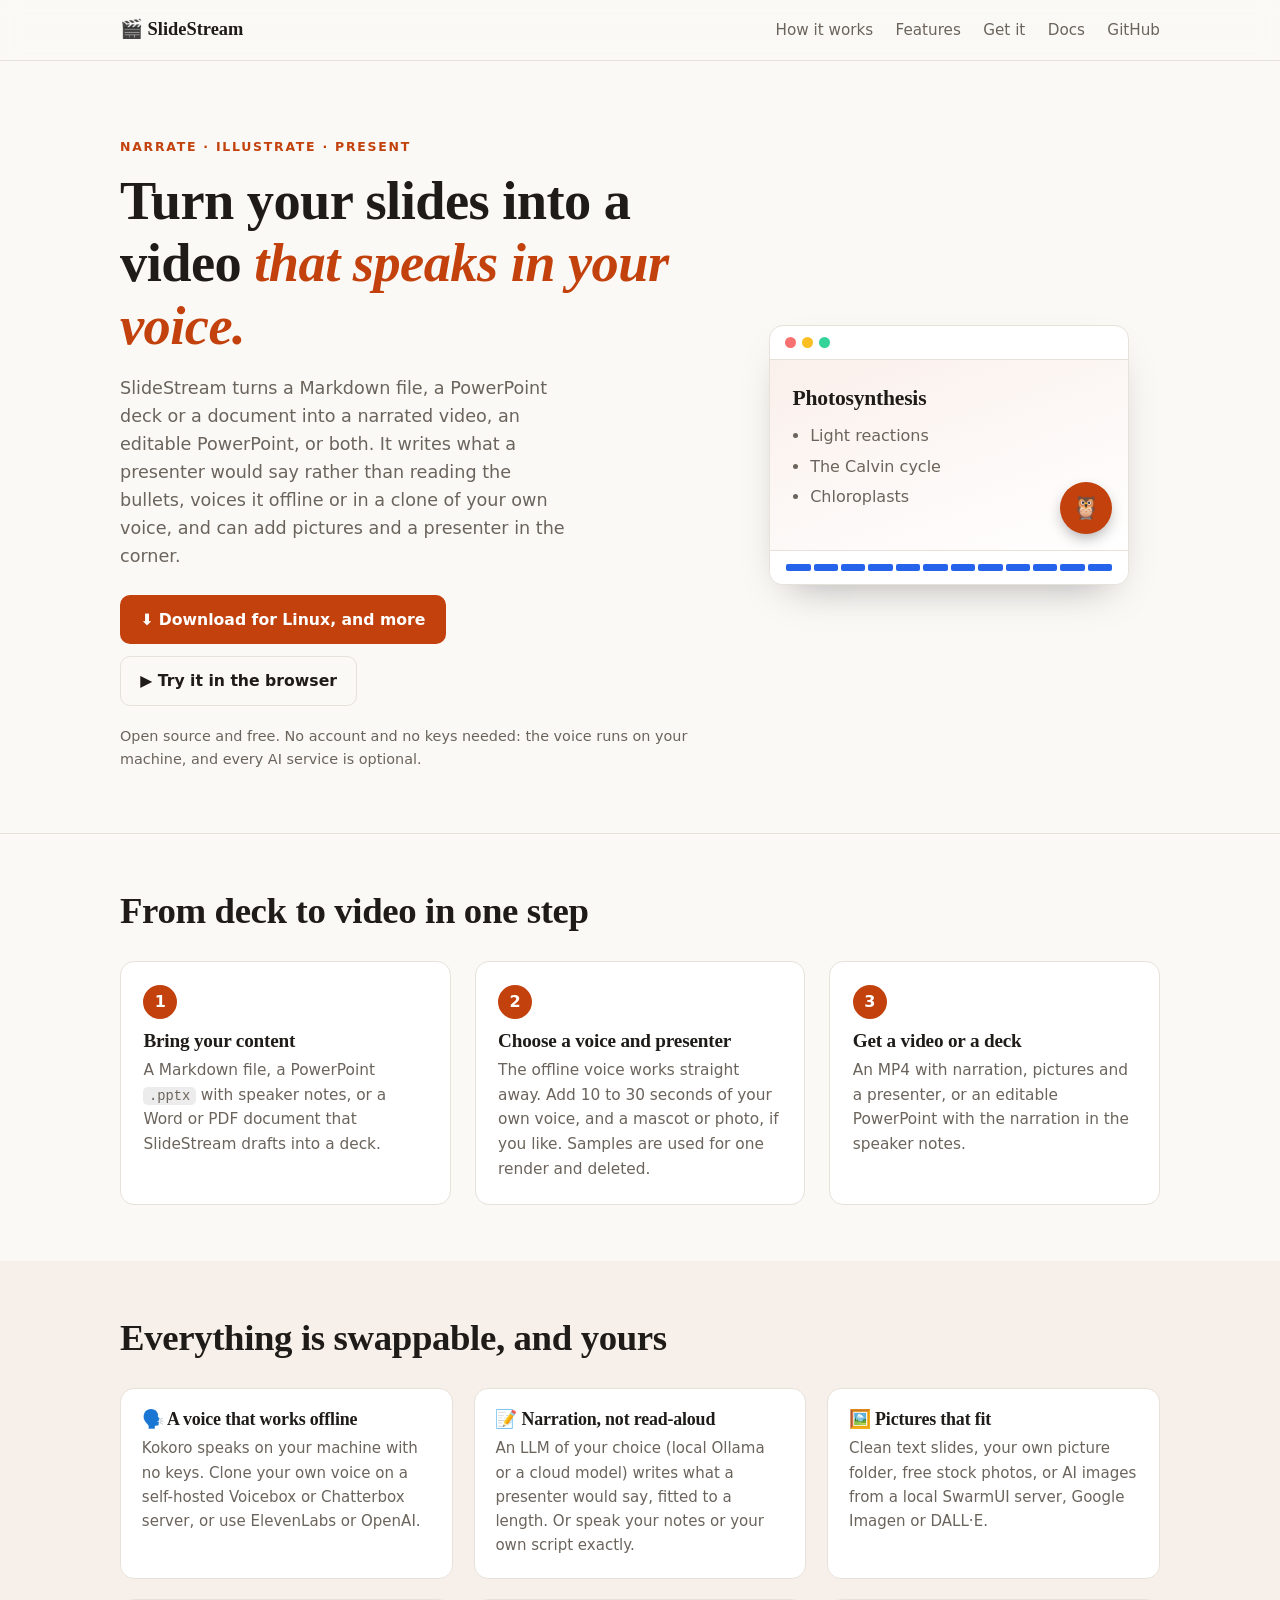
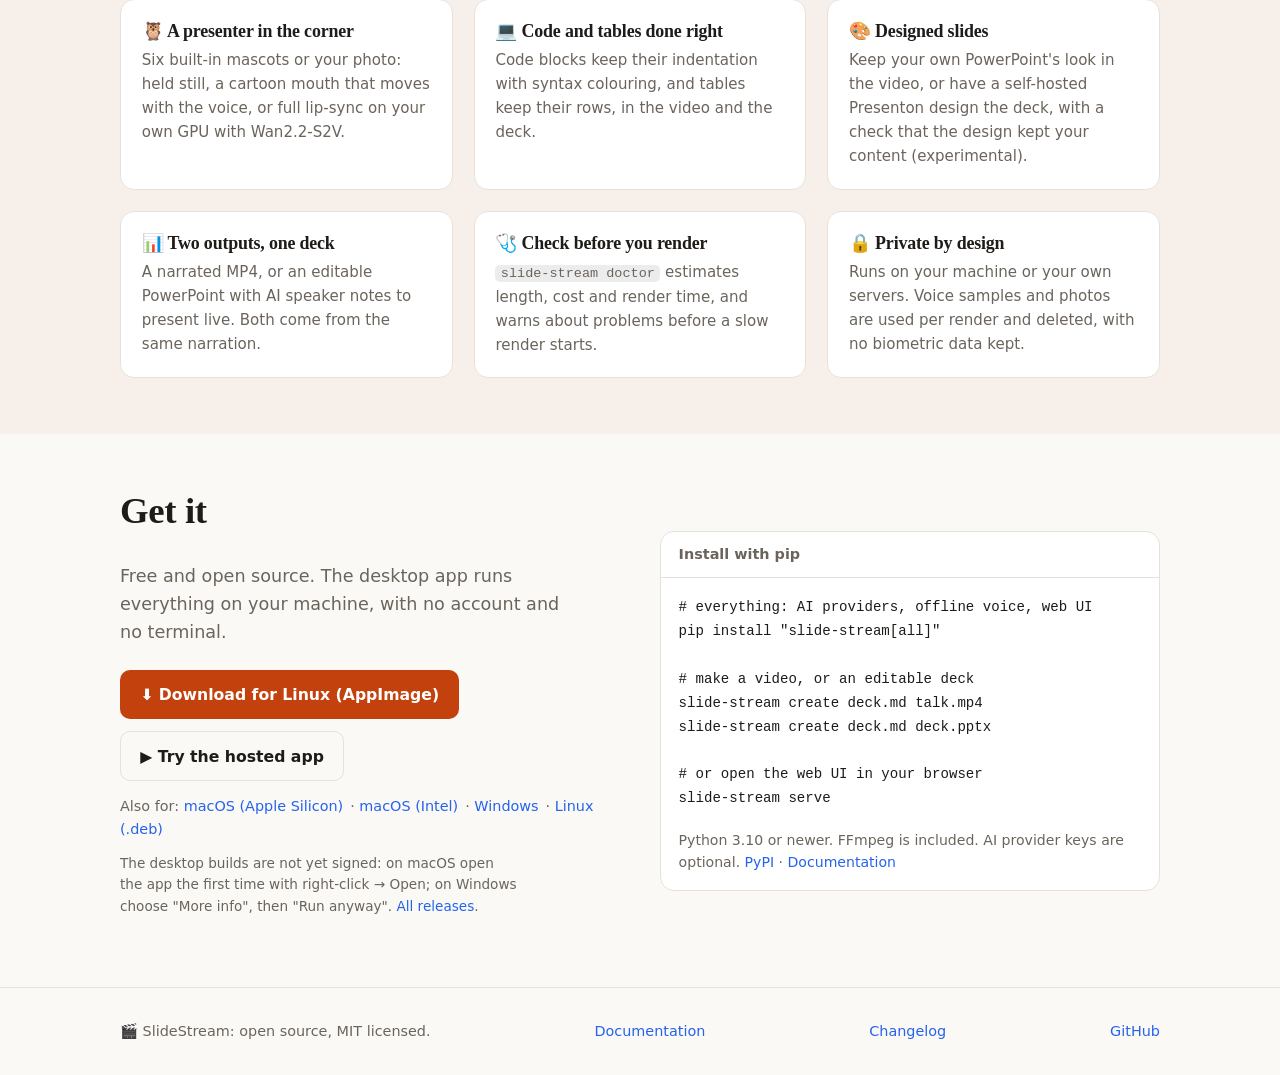
<file: landing/index.html>
<!DOCTYPE html>
<html lang="en">
<head>
  <meta charset="UTF-8">
  <meta name="viewport" content="width=device-width, initial-scale=1.0">
  <title>SlideStream: turn slides into narrated videos</title>
  <meta name="description" content="Turn Markdown, PowerPoint or a document into a narrated video or an editable PowerPoint. Offline voice by default, your own cloned voice, pictures and a presenter. Open source, runs on your machine.">
  <link rel="canonical" href="https://slidestream.borck.education/">
  <meta property="og:title" content="SlideStream: slides to narrated video">
  <meta property="og:description" content="Markdown, PowerPoint or a document into a narrated video or an editable deck. Offline voice, your own cloned voice, pictures and a presenter. Open source.">
  <meta property="og:type" content="website">
  <meta property="og:url" content="https://slidestream.borck.education/">
  <link rel="icon" href="favicon.svg" type="image/svg+xml">
  <link rel="stylesheet" href="styles.css">
</head>
<body>
  <a class="skip-link" href="#main">Skip to content</a>
  <nav class="nav" aria-label="Main">
    <div class="container nav-inner">
      <a class="wordmark" href="#top"><span aria-hidden="true">🎬 </span>SlideStream</a>
      <div class="nav-links">
        <a class="nav-page" href="#how">How it works</a>
        <a class="nav-page" href="#features">Features</a>
        <a class="nav-page" href="#get">Get it</a>
        <a href="https://slidestream.borck.education/docs/">Docs</a>
        <a href="https://github.com/michael-borck/slide-stream">GitHub</a>
      </div>
    </div>
  </nav>

  <main id="main">
  <header class="hero" id="top">
    <div class="container hero-grid">
      <div class="hero-copy">
        <p class="eyebrow">Narrate · Illustrate · Present</p>
        <h1>Turn your slides into a video <em>that speaks in your voice.</em></h1>
        <p class="sub">
          SlideStream turns a Markdown file, a PowerPoint deck or a document
          into a narrated video, an editable PowerPoint, or both. It writes
          what a presenter would say rather than reading the bullets, voices
          it offline or in a clone of your own voice, and can add pictures and
          a presenter in the corner.
        </p>
        <div class="cta-row">
          <a class="btn btn-primary" id="dlHero" href="#get"><span aria-hidden="true">⬇ </span>Download the app</a>
          <a class="btn btn-ghost" href="https://app.slidestream.borck.education"><span aria-hidden="true">▶ </span>Try it in the browser</a>
        </div>
        <p class="privacy-tag">Open source and free. No account and no keys needed: the voice runs on your machine, and every AI service is optional.</p>
      </div>

      <div class="hero-visual" aria-hidden="true">
        <div class="slide-card">
          <div class="slide-bar"><span></span><span></span><span></span></div>
          <div class="slide-body">
            <h3>Photosynthesis</h3>
            <ul><li>Light reactions</li><li>The Calvin cycle</li><li>Chloroplasts</li></ul>
            <div class="avatar-bubble">🦉</div>
          </div>
          <div class="waveform"><i></i><i></i><i></i><i></i><i></i><i></i><i></i><i></i><i></i><i></i><i></i><i></i></div>
        </div>
      </div>
    </div>
  </header>

  <section class="section" id="how">
    <div class="container">
      <h2>From deck to video in one step</h2>
      <div class="steps">
        <div class="step"><div class="step-n" aria-hidden="true">1</div><h3>Bring your content</h3><p>A Markdown file, a PowerPoint <code>.pptx</code> with speaker notes, or a Word or PDF document that SlideStream drafts into a deck.</p></div>
        <div class="step"><div class="step-n" aria-hidden="true">2</div><h3>Choose a voice and presenter</h3><p>The offline voice works straight away. Add 10 to 30 seconds of your own voice, and a mascot or photo, if you like. Samples are used for one render and deleted.</p></div>
        <div class="step"><div class="step-n" aria-hidden="true">3</div><h3>Get a video or a deck</h3><p>An MP4 with narration, pictures and a presenter, or an editable PowerPoint with the narration in the speaker notes.</p></div>
      </div>
    </div>
  </section>

  <section class="section alt" id="features">
    <div class="container">
      <h2>Everything is swappable, and yours</h2>
      <div class="feature-grid">
        <div class="feature"><h3><span aria-hidden="true">🗣️ </span>A voice that works offline</h3><p>Kokoro speaks on your machine with no keys. Clone your own voice on a self-hosted Voicebox or Chatterbox server, or use ElevenLabs or OpenAI.</p></div>
        <div class="feature"><h3><span aria-hidden="true">📝 </span>Narration, not read-aloud</h3><p>An LLM of your choice (local Ollama or a cloud model) writes what a presenter would say, fitted to a length. Or speak your notes or your own script exactly.</p></div>
        <div class="feature"><h3><span aria-hidden="true">🖼️ </span>Pictures that fit</h3><p>Clean text slides, your own picture folder, free stock photos, or AI images from a local SwarmUI server, Google Imagen or DALL·E.</p></div>
        <div class="feature"><h3><span aria-hidden="true">🦉 </span>A presenter in the corner</h3><p>Six built-in mascots or your photo: held still, a cartoon mouth that moves with the voice, or full lip-sync on your own GPU with Wan2.2-S2V.</p></div>
        <div class="feature"><h3><span aria-hidden="true">💻 </span>Code and tables done right</h3><p>Code blocks keep their indentation with syntax colouring, and tables keep their rows, in the video and the deck.</p></div>
        <div class="feature"><h3><span aria-hidden="true">🎨 </span>Designed slides</h3><p>Keep your own PowerPoint's look in the video, or have a self-hosted Presenton design the deck, with a check that the design kept your content (experimental).</p></div>
        <div class="feature"><h3><span aria-hidden="true">📊 </span>Two outputs, one deck</h3><p>A narrated MP4, or an editable PowerPoint with AI speaker notes to present live. Both come from the same narration.</p></div>
        <div class="feature"><h3><span aria-hidden="true">🩺 </span>Check before you render</h3><p><code>slide-stream doctor</code> estimates length, cost and render time, and warns about problems before a slow render starts.</p></div>
        <div class="feature"><h3><span aria-hidden="true">🔒 </span>Private by design</h3><p>Runs on your machine or your own servers. Voice samples and photos are used per render and deleted, with no biometric data kept.</p></div>
      </div>
    </div>
  </section>

  <section class="section" id="get">
    <div class="container get-grid">
      <div>
        <h2>Get it</h2>
        <p class="sub">Free and open source. The desktop app runs everything on your machine, with no account and no terminal.<span id="dlVer"></span></p>
        <div class="cta-row">
          <a class="btn btn-primary" id="dlMain" href="https://github.com/michael-borck/slide-stream/releases/download/desktop-v0.1.27/SlideStream-macos-apple-silicon.dmg"><span aria-hidden="true">⬇ </span>Download the desktop app</a>
          <a class="btn btn-ghost" href="https://app.slidestream.borck.education"><span aria-hidden="true">▶ </span>Try the hosted app</a>
        </div>
        <p class="dl-others" id="dlOthers"></p>
        <p class="muted-note">The desktop builds are not yet signed: on macOS open the app the first time with right-click → Open; on Windows choose "More info", then "Run anyway".
        <a href="https://github.com/michael-borck/slide-stream/releases">All releases</a>.</p>
      </div>
      <div class="install-card">
        <div class="install-head">Install with pip</div>
        <pre><code># everything: AI providers, offline voice, web UI
pip install "slide-stream[all]"

# make a video, or an editable deck
slide-stream create deck.md talk.mp4
slide-stream create deck.md deck.pptx

# or open the web UI in your browser
slide-stream serve</code></pre>
        <p class="muted">Python 3.10 or newer. FFmpeg is included. AI provider keys are optional.
        <a href="https://pypi.org/project/slide-stream/">PyPI</a> ·
        <a href="https://slidestream.borck.education/docs/">Documentation</a></p>
      </div>
    </div>
  </section>
  </main>

  <footer class="footer">
    <div class="container footer-inner">
      <span><span aria-hidden="true">🎬 </span>SlideStream: open source, MIT licensed.</span>
      <a href="https://slidestream.borck.education/docs/">Documentation</a>
      <a href="https://slidestream.borck.education/docs/CHANGELOG/">Changelog</a>
      <a href="https://github.com/michael-borck/slide-stream">GitHub</a>
    </div>
  </footer>

  <script>
  // Platform-detected desktop downloads. The desktop app ships under its own
  // `desktop-*` tags, which are not the repo's "Latest" release (that is the
  // pip package), so /releases/latest/download cannot be used. Links point at
  // FALLBACK_TAG and are upgraded to the newest desktop release found via the
  // GitHub API. Bump FALLBACK_TAG whenever a desktop build ships.
  (function () {
    var REPO = "michael-borck/slide-stream";
    var FALLBACK_TAG = "desktop-v0.1.27";
    var tag = FALLBACK_TAG;
    var DL = function (n) {
      return "https://github.com/" + REPO + "/releases/download/" + tag + "/" + n;
    };
    var ALL = {
      "mac-arm":  { label: "macOS (Apple Silicon)", file: "SlideStream-macos-apple-silicon.dmg" },
      "mac-intel":{ label: "macOS (Intel)",         file: "SlideStream-macos-intel.dmg" },
      "windows":  { label: "Windows",               file: "SlideStream-windows-setup.exe" },
      "linux":    { label: "Linux (AppImage)",      file: "SlideStream-linux.AppImage" },
      "linux-deb":{ label: "Linux (.deb)",          file: "SlideStream-linux.deb" }
    };
    function detect() {
      var ua = (navigator.userAgent || "").toLowerCase();
      if (ua.indexOf("mac") !== -1) return "mac-arm";     // arch not detectable; default modern
      if (ua.indexOf("win") !== -1) return "windows";
      if (ua.indexOf("linux") !== -1) return "linux";
      return null;
    }
    // The hero button scrolls to #get (all platforms listed there) rather
    // than downloading blind; only the Get-it button deep-links the installer.
    var main = document.getElementById("dlMain"), hero = document.getElementById("dlHero");
    var pick = detect();
    var arrow = '<span aria-hidden="true">⬇ </span>';
    function render() {
      if (pick) {
        main.href = DL(ALL[pick].file);
        main.innerHTML = arrow + "Download for " + ALL[pick].label;
        hero.innerHTML = arrow + "Download for " +
          ALL[pick].label.replace(/ \((Apple Silicon|AppImage)\)/, "") + ", and more";
      }
      var others = Object.keys(ALL).filter(function (k) { return k !== pick; })
        .map(function (k) { return '<a href="' + DL(ALL[k].file) + '">' + ALL[k].label + "</a>"; });
      document.getElementById("dlOthers").innerHTML = "Also for: " + others.join(" · ");
    }
    render();
    // Find the newest desktop release and repoint everything at it.
    fetch("https://api.github.com/repos/" + REPO + "/releases")
      .then(function (r) { return r.ok ? r.json() : null; })
      .then(function (rels) {
        if (!rels || !rels.length) return;
        var latest = rels.filter(function (rel) {
          return rel.tag_name &&
            rel.tag_name.indexOf("desktop-") === 0 &&
            !rel.draft && !rel.prerelease;
        })[0]; // API returns releases newest-first
        if (!latest) return;
        tag = latest.tag_name;
        render();
        document.getElementById("dlVer").textContent =
          " Latest: " + tag.replace("desktop-", "") + ".";
      }).catch(function () {});
  })();
  </script>
</body>
</html>
</file>
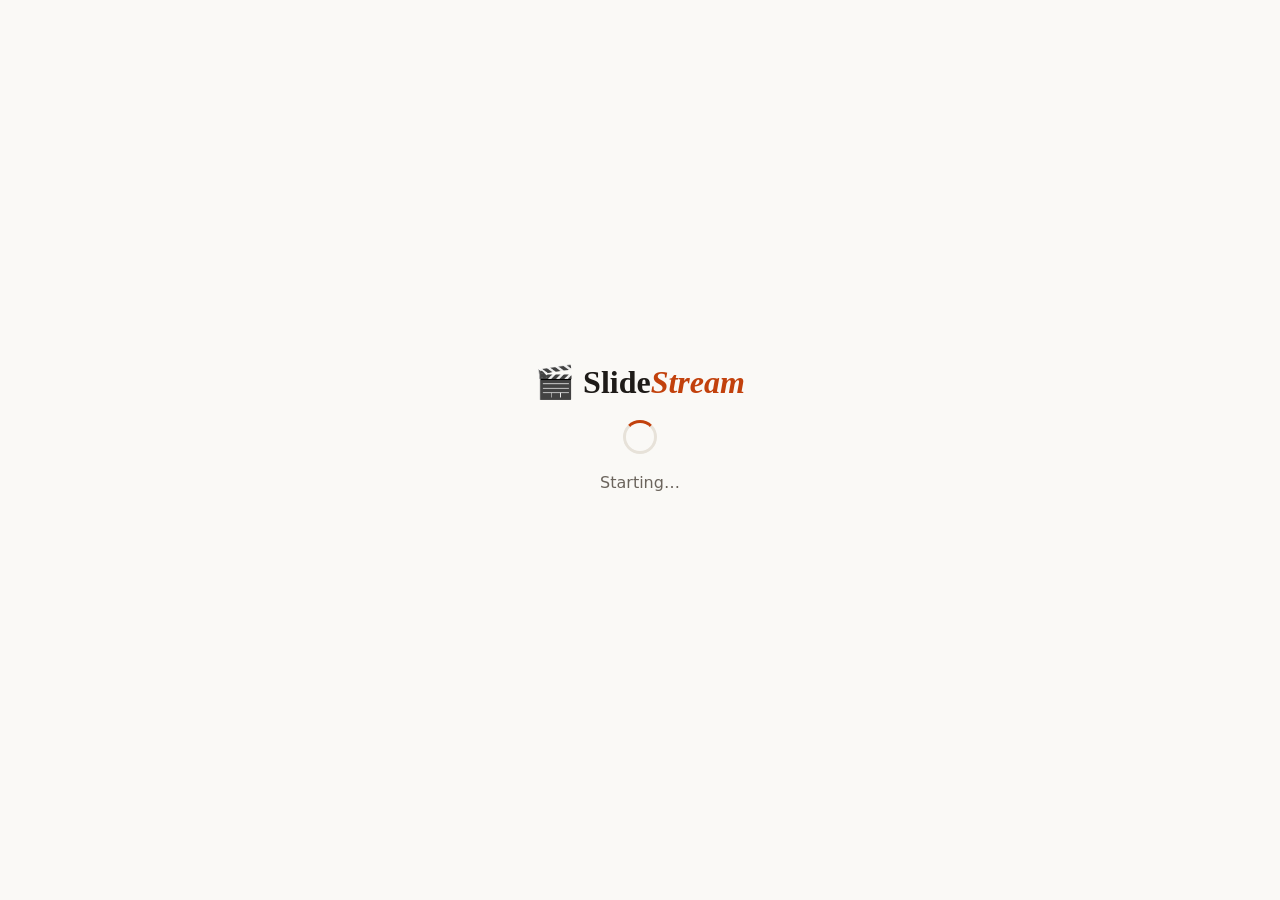
<file: desktop/ui/index.html>
<!doctype html>
<html><head><meta charset="utf-8">
<title>SlideStream</title>
<style>
:root{--bg:#faf9f6;--ink:#1e1b18;--muted:#6b645c;--line:#e7e2d9;--accent:#c2410c;
 --accent-soft:#c2410c14;--card:#ffffff}
@media (prefers-color-scheme: dark){
 :root{--bg:#17150f;--ink:#f2ede3;--muted:#a89f92;--line:#2c2820;--card:#201d16;
  --accent-soft:#c2410c26}}
*{box-sizing:border-box}
body{margin:0;font-family:Inter,system-ui,sans-serif;background:var(--bg);color:var(--ink);
 min-height:100vh;display:grid;place-items:center}
.box{max-width:480px;width:92vw;text-align:center}
h1{font-family:Georgia,serif;font-weight:600;font-size:2rem;margin:0 0 .3rem}
h1 em{font-style:italic;color:var(--accent)}
#msg{color:var(--muted);min-height:3em;margin:.4rem 0 1rem}
.spin{width:34px;height:34px;margin:1.2rem auto;border:3px solid var(--line);
 border-top-color:var(--accent);border-radius:50%;animation:r 0.9s linear infinite}
@keyframes r{to{transform:rotate(360deg)}}
#log{display:none;text-align:left;font-family:ui-monospace,Menlo,monospace;font-size:.7rem;
 color:var(--muted);background:var(--card);border:1px solid var(--line);border-radius:10px;
 padding:.6rem .8rem;max-height:150px;overflow:auto;white-space:pre-wrap;margin-top:1rem}
button{display:none;font:inherit;font-weight:600;padding:.65rem 1.3rem;margin:.3rem;
 border:0;border-radius:10px;background:var(--accent);color:#fff;cursor:pointer}
button.ghost{background:transparent;border:1.5px solid var(--line);color:var(--ink)}
#note{display:none;font-size:.85rem;color:var(--muted);background:var(--accent-soft);
 border-radius:10px;padding:.6rem .9rem;margin-top:1rem}
</style></head><body>
<div class="box">
 <h1>🎬 Slide<em>Stream</em></h1>
 <div class="spin" id="spin"></div>
 <p id="msg">Starting…</p>
 <button id="installUv">Install uv (Python manager)</button>
 <button id="retry" class="ghost">Retry</button>
 <div id="note"></div>
 <div id="log"></div>
</div>
<script>
const $=id=>document.getElementById(id);
const T=window.__TAURI__;
const show=(el,on)=>{el.style.display=on?(el.tagName==="BUTTON"?"inline-block":"block"):"none"};
function reset(){show($("installUv"),false);show($("retry"),false);show($("spin"),true)}
T.event.listen("status",e=>{
 const {phase,msg,url}=e.payload;
 if(phase==="note"){$("note").textContent=msg;show($("note"),true);return}
 $("msg").textContent=msg;
 if(phase==="ready"){location.replace(url);return}
 if(phase==="uv-missing"){
  $("msg").textContent="SlideStream needs the free 'uv' Python manager (a one-time, ~15MB install).";
  show($("spin"),false);show($("installUv"),true);show($("retry"),true)}
 if(phase==="error"){show($("spin"),false);show($("retry"),true);show($("log"),true)}
});
T.event.listen("log",e=>{
 const l=$("log");l.textContent=(l.textContent+"\n"+e.payload).split("\n").slice(-200).join("\n");
 l.scrollTop=l.scrollHeight;
 if($("msg").textContent.startsWith("Preparing"))show(l,true);
});
$("installUv").onclick=async()=>{
 reset();$("msg").textContent="Installing uv…";
 try{await T.core.invoke("install_uv");$("msg").textContent="uv installed — starting…";
  T.core.invoke("bootstrap")}
 catch(err){$("msg").textContent="Install failed: "+err+" — install manually from docs.astral.sh/uv";
  show($("spin"),false);show($("retry"),true)}};
$("retry").onclick=()=>{reset();T.core.invoke("bootstrap")};
T.core.invoke("bootstrap");
</script></body></html>
</file>
<file: landing/styles.css>
:root{
  --bg:#faf9f6; --ink:#1e1b18; --muted:#6b645c; --line:#e7e2d9;
  --accent:#c2410c; --accent-text:#c2410c; --accent-2:#2563eb; --card:#ffffff;
  /* System fonts: no third-party font requests (the page promises privacy). */
  --font-sans:system-ui,-apple-system,"Segoe UI",Roboto,"Helvetica Neue",Arial,sans-serif;
  --font-serif:"Iowan Old Style","Palatino Linotype",Palatino,Georgia,serif;
  --radius:14px; --maxw:1080px;
}
@media (prefers-color-scheme: dark){
  /* Dark mode: lighter accent and link colours for text (WCAG AA). Buttons
     keep --accent as their background, with white text. */
  :root{--bg:#17150f;--ink:#f2ede3;--muted:#a89f92;--line:#2c2820;--card:#201d16;
        --accent-text:#fb923c;--accent-2:#93c5fd;}
}
*{box-sizing:border-box}
html{scroll-behavior:smooth}
body{margin:0;font-family:var(--font-sans);background:var(--bg);color:var(--ink);line-height:1.6}
.container{max-width:var(--maxw);margin:0 auto;padding:0 1.25rem}
h1,h2,h3{font-family:var(--font-serif);font-weight:600;line-height:1.15;letter-spacing:-.01em}
a{color:var(--accent-2);text-decoration:none}
code{font-family:ui-monospace,SFMono-Regular,Menlo,monospace;font-size:.9em;background:rgba(120,120,120,.14);padding:.1em .4em;border-radius:5px}

/* nav */
.nav{position:sticky;top:0;z-index:10;backdrop-filter:blur(8px);background:color-mix(in srgb,var(--bg) 85%,transparent);border-bottom:1px solid var(--line)}
.nav-inner{display:flex;align-items:center;justify-content:space-between;height:60px}
.wordmark{font-family:var(--font-serif);font-weight:600;font-size:1.15rem;color:var(--ink)}
.nav-links{display:flex;gap:1.4rem;align-items:center}
.nav-links a{color:var(--muted);font-weight:500;font-size:.95rem}
.nav-links a:hover{color:var(--ink)}
@media(max-width:640px){.nav-links .nav-page{display:none}}

/* hero */
.hero{padding:4rem 0 3rem;border-bottom:1px solid var(--line)}
.hero-grid{display:grid;grid-template-columns:1.15fr .85fr;gap:3rem;align-items:center}
@media(max-width:820px){.hero-grid{grid-template-columns:1fr;gap:2rem}}
.eyebrow{text-transform:uppercase;letter-spacing:.14em;font-size:.78rem;font-weight:600;color:var(--accent-text)}
.hero h1{font-size:clamp(2.1rem,5vw,3.4rem);margin:.4rem 0 1rem}
.hero h1 em{font-style:italic;color:var(--accent-text)}
.sub{font-size:1.1rem;color:var(--muted);margin:0 0 1.5rem;max-width:40ch}
.cta-row{display:flex;gap:.75rem;flex-wrap:wrap}
.btn{display:inline-block;padding:.7rem 1.2rem;border-radius:10px;font-weight:600;font-size:.98rem;border:1.5px solid transparent;transition:transform .06s ease}
.btn:active{transform:translateY(1px)}
.btn-primary{background:var(--accent);color:#fff}
.btn-ghost{border-color:var(--line);color:var(--ink)}
.btn-ghost:hover{border-color:var(--accent)}
.privacy-tag{margin-top:1.2rem;font-size:.9rem;color:var(--muted)}

/* hero visual */
.hero-visual{display:flex;justify-content:center}
.slide-card{width:100%;max-width:360px;background:var(--card);border:1px solid var(--line);border-radius:var(--radius);box-shadow:0 18px 40px -20px rgba(0,0,0,.35);overflow:hidden}
.slide-bar{display:flex;gap:.4rem;padding:.7rem .9rem;border-bottom:1px solid var(--line)}
.slide-bar span{width:11px;height:11px;border-radius:50%;background:var(--line)}
.slide-bar span:first-child{background:#f87171}.slide-bar span:nth-child(2){background:#fbbf24}.slide-bar span:nth-child(3){background:#34d399}
.slide-body{position:relative;padding:1.4rem 1.4rem 1.1rem;min-height:190px;background:linear-gradient(160deg,color-mix(in srgb,var(--accent) 8%,var(--card)),var(--card))}
.slide-body h3{margin:.2rem 0 .8rem;font-size:1.35rem}
.slide-body ul{margin:0;padding-left:1.1rem;color:var(--muted)}
.slide-body li{margin:.3rem 0}
.avatar-bubble{position:absolute;right:1rem;bottom:1rem;width:52px;height:52px;border-radius:50%;background:var(--accent);color:#fff;display:grid;place-items:center;font-size:1.4rem;box-shadow:0 6px 16px -4px rgba(0,0,0,.4)}
.waveform{display:flex;align-items:center;gap:3px;height:34px;padding:0 1rem;background:var(--card);border-top:1px solid var(--line)}
.waveform i{flex:1;background:var(--accent-2);border-radius:2px;height:20%;animation:wav 1.1s ease-in-out infinite}
.waveform i:nth-child(2n){animation-delay:.15s}.waveform i:nth-child(3n){animation-delay:.3s}.waveform i:nth-child(4n){animation-delay:.45s}
@keyframes wav{0%,100%{height:18%}50%{height:85%}}
@media(prefers-reduced-motion:reduce){.waveform i{animation:none;height:45%}}

/* sections */
.section{padding:3.5rem 0}
.section.alt{background:color-mix(in srgb,var(--accent) 5%,var(--bg))}
.section h2{font-size:clamp(1.6rem,3.5vw,2.3rem);margin:0 0 1.8rem}
.steps{display:grid;grid-template-columns:repeat(3,1fr);gap:1.5rem}
@media(max-width:760px){.steps{grid-template-columns:1fr}}
.step{background:var(--card);border:1px solid var(--line);border-radius:var(--radius);padding:1.4rem}
.step-n{width:34px;height:34px;border-radius:50%;background:var(--accent);color:#fff;display:grid;place-items:center;font-weight:700;margin-bottom:.7rem}
.step h3{margin:.2rem 0 .4rem;font-size:1.2rem}
.step p{margin:0;color:var(--muted);font-size:.96rem}

.feature-grid{display:grid;grid-template-columns:repeat(3,1fr);gap:1.3rem}
@media(max-width:820px){.feature-grid{grid-template-columns:1fr 1fr}}
@media(max-width:540px){.feature-grid{grid-template-columns:1fr}}
.feature{background:var(--card);border:1px solid var(--line);border-radius:var(--radius);padding:1.3rem}
.feature h3{margin:0 0 .4rem;font-size:1.12rem}
.feature p{margin:0;color:var(--muted);font-size:.94rem}

/* get */
.get-grid{display:grid;grid-template-columns:1fr 1fr;gap:2.5rem;align-items:center}
@media(max-width:820px){.get-grid{grid-template-columns:1fr}}
.install-card{background:var(--card);border:1px solid var(--line);border-radius:var(--radius);overflow:hidden}
.install-head{padding:.7rem 1.1rem;border-bottom:1px solid var(--line);font-weight:600;font-size:.9rem;color:var(--muted)}
.install-card pre{margin:0;padding:1.1rem;overflow-x:auto;background:transparent}
.install-card code{background:none;padding:0;font-size:.88rem;line-height:1.7;color:var(--ink)}
.install-card .muted{padding:0 1.1rem 1rem;margin:0}
.muted{color:var(--muted);font-size:.88rem}

/* footer */
.footer{border-top:1px solid var(--line);padding:2rem 0}
.footer-inner{display:flex;justify-content:space-between;gap:1rem;flex-wrap:wrap;color:var(--muted);font-size:.9rem}

/* desktop download links */
.dl-others{font-size:.9rem;color:var(--muted);margin:.9rem 0 0}
.dl-others a{color:var(--accent-2);margin-right:.15rem}
.muted-note{font-size:.85rem;color:var(--muted);margin-top:.7rem;max-width:46ch}
#dlVer{color:var(--accent-text);font-weight:600}

/* accessibility */
.skip-link{position:absolute;left:-999px;top:.5rem;z-index:20;background:var(--card);color:var(--ink);padding:.5rem .9rem;border-radius:8px;border:2px solid var(--accent-2)}
.skip-link:focus{left:.75rem}
a:focus-visible,.btn:focus-visible{outline:3px solid var(--accent-2);outline-offset:2px}
.install-card .muted a{color:var(--accent-2)}
</file>
